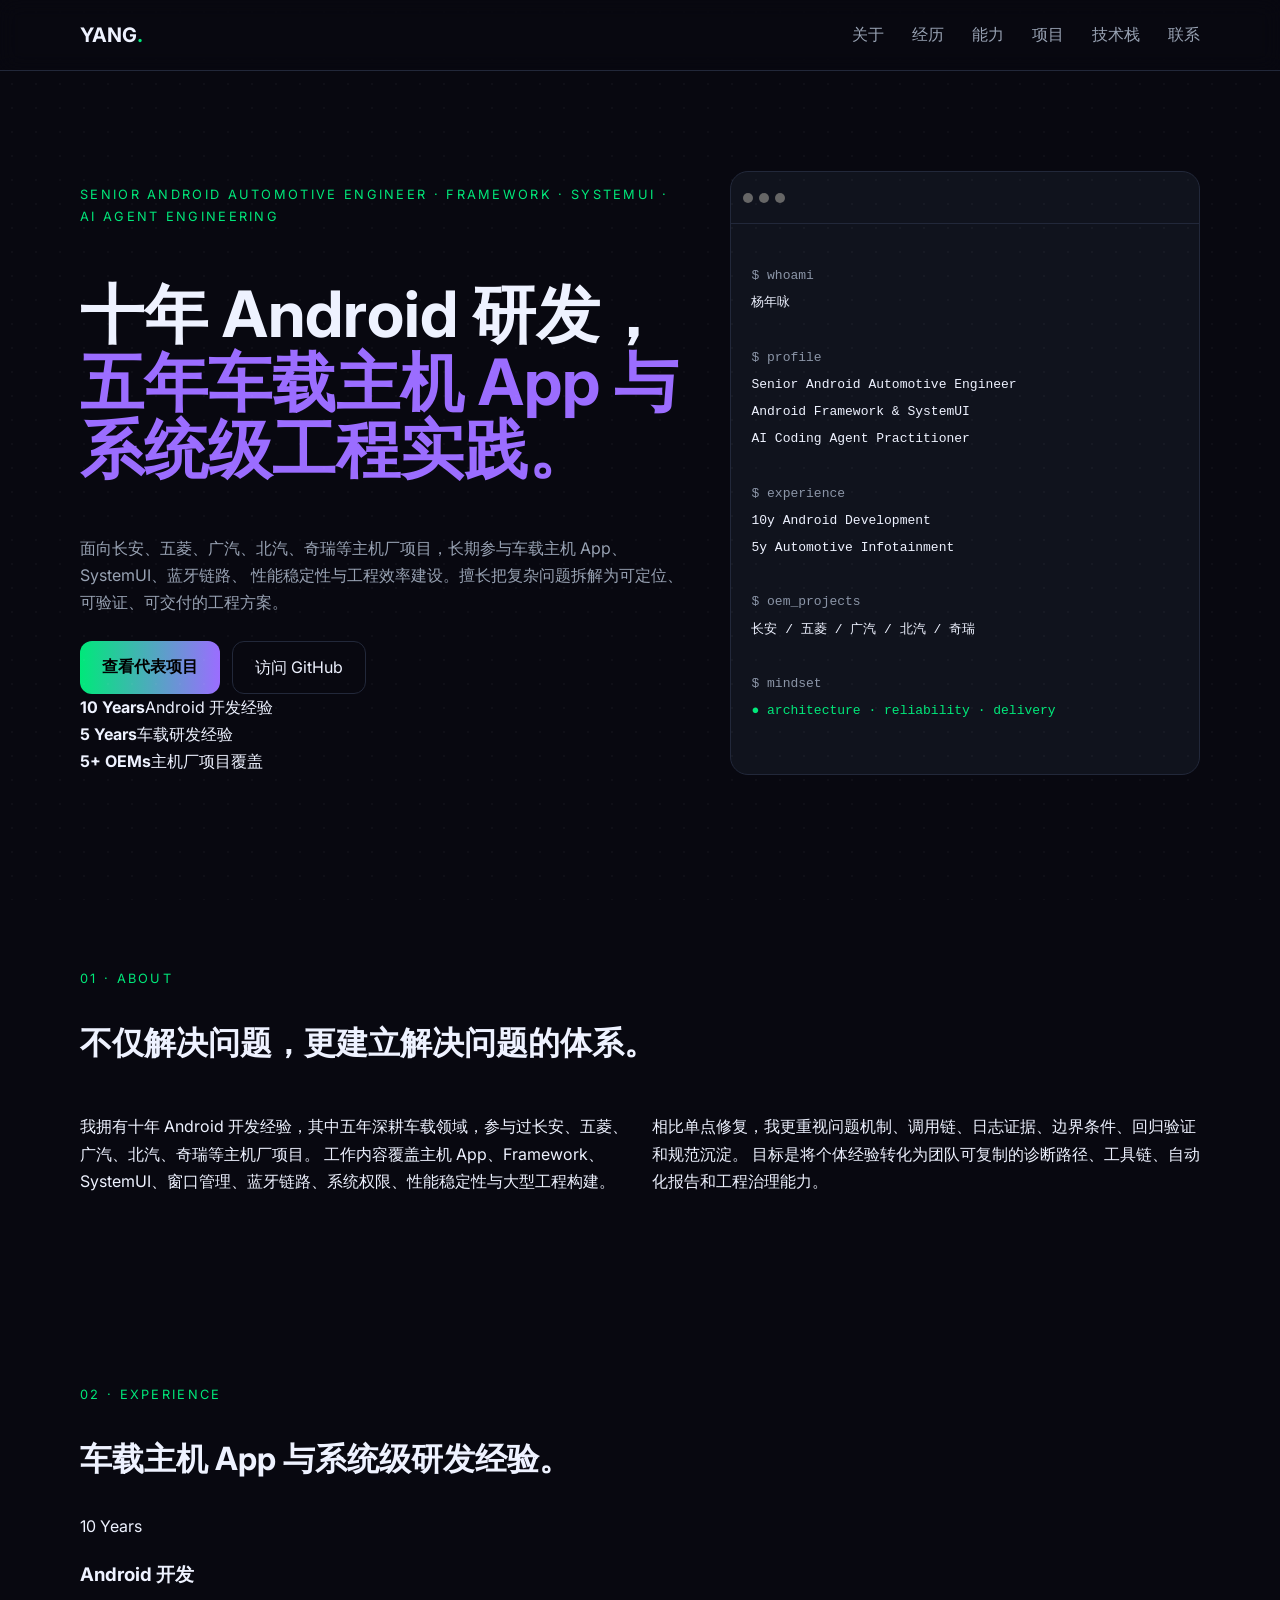
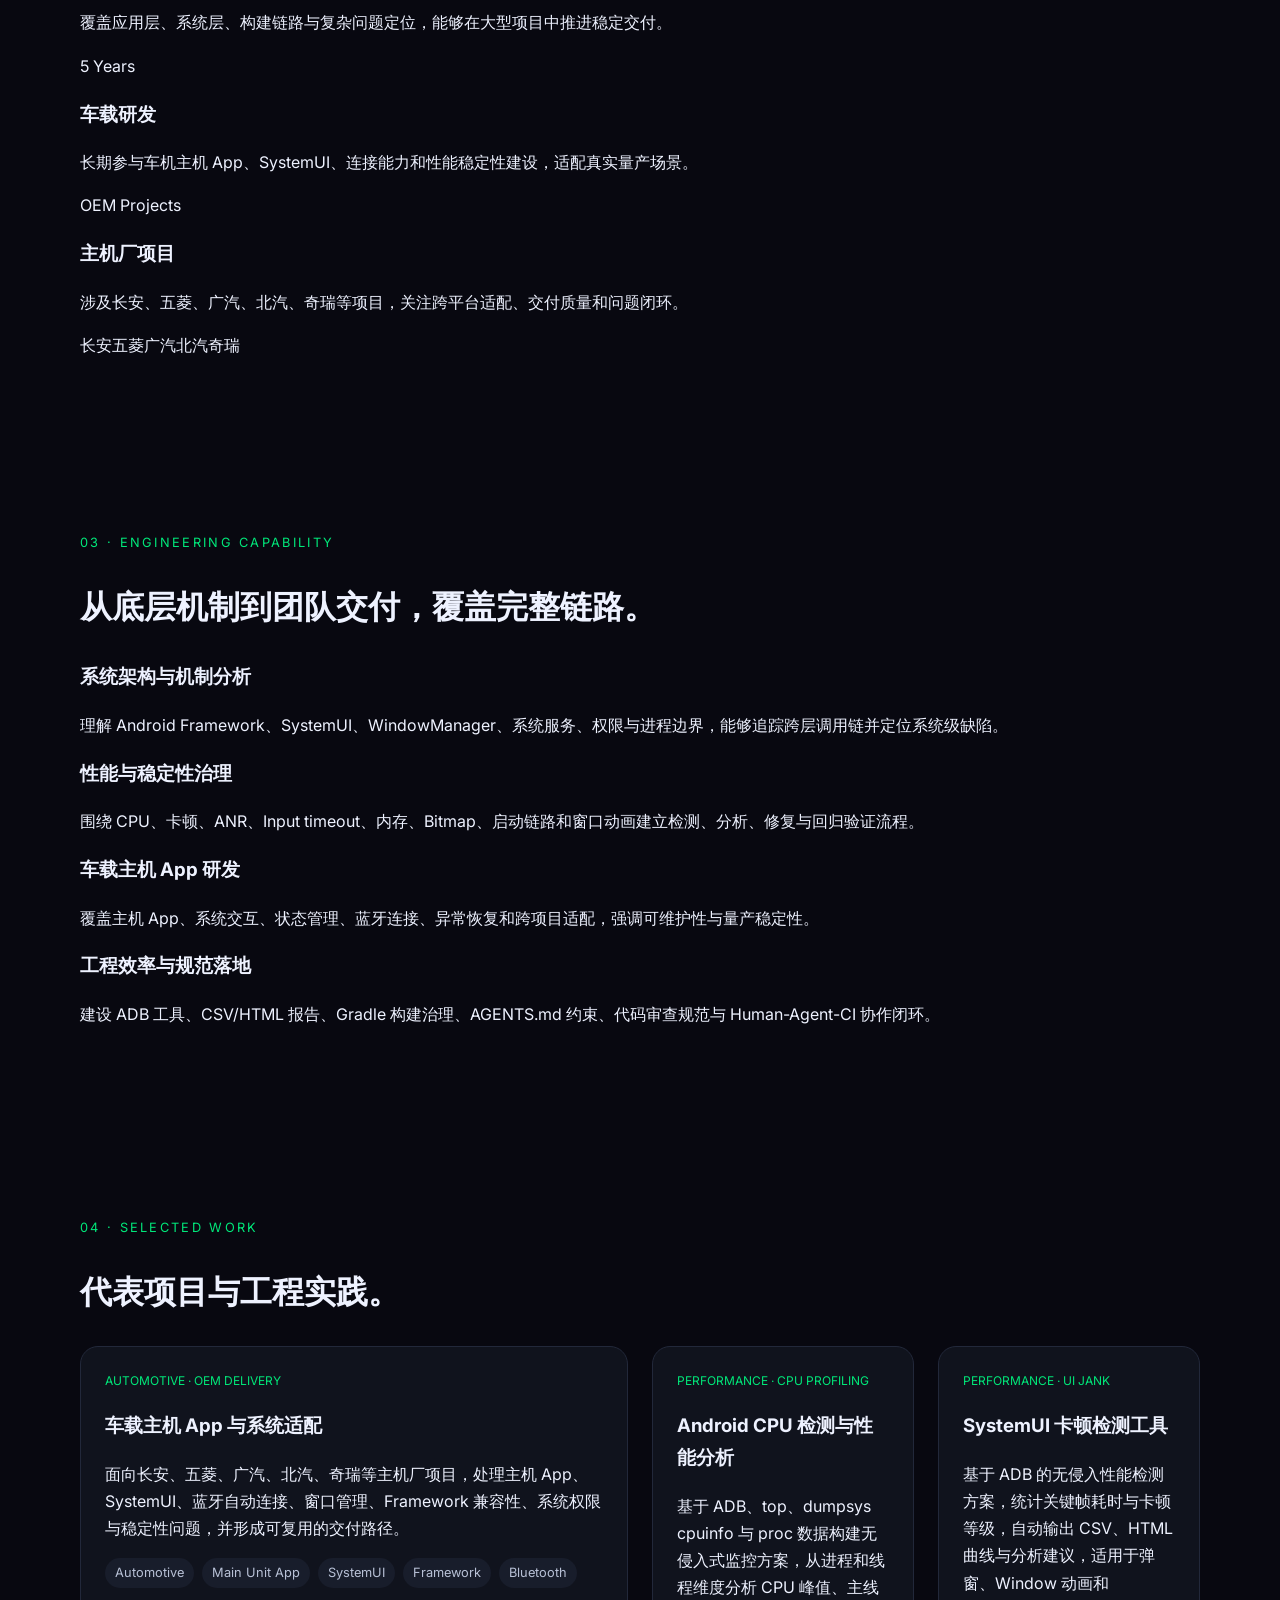
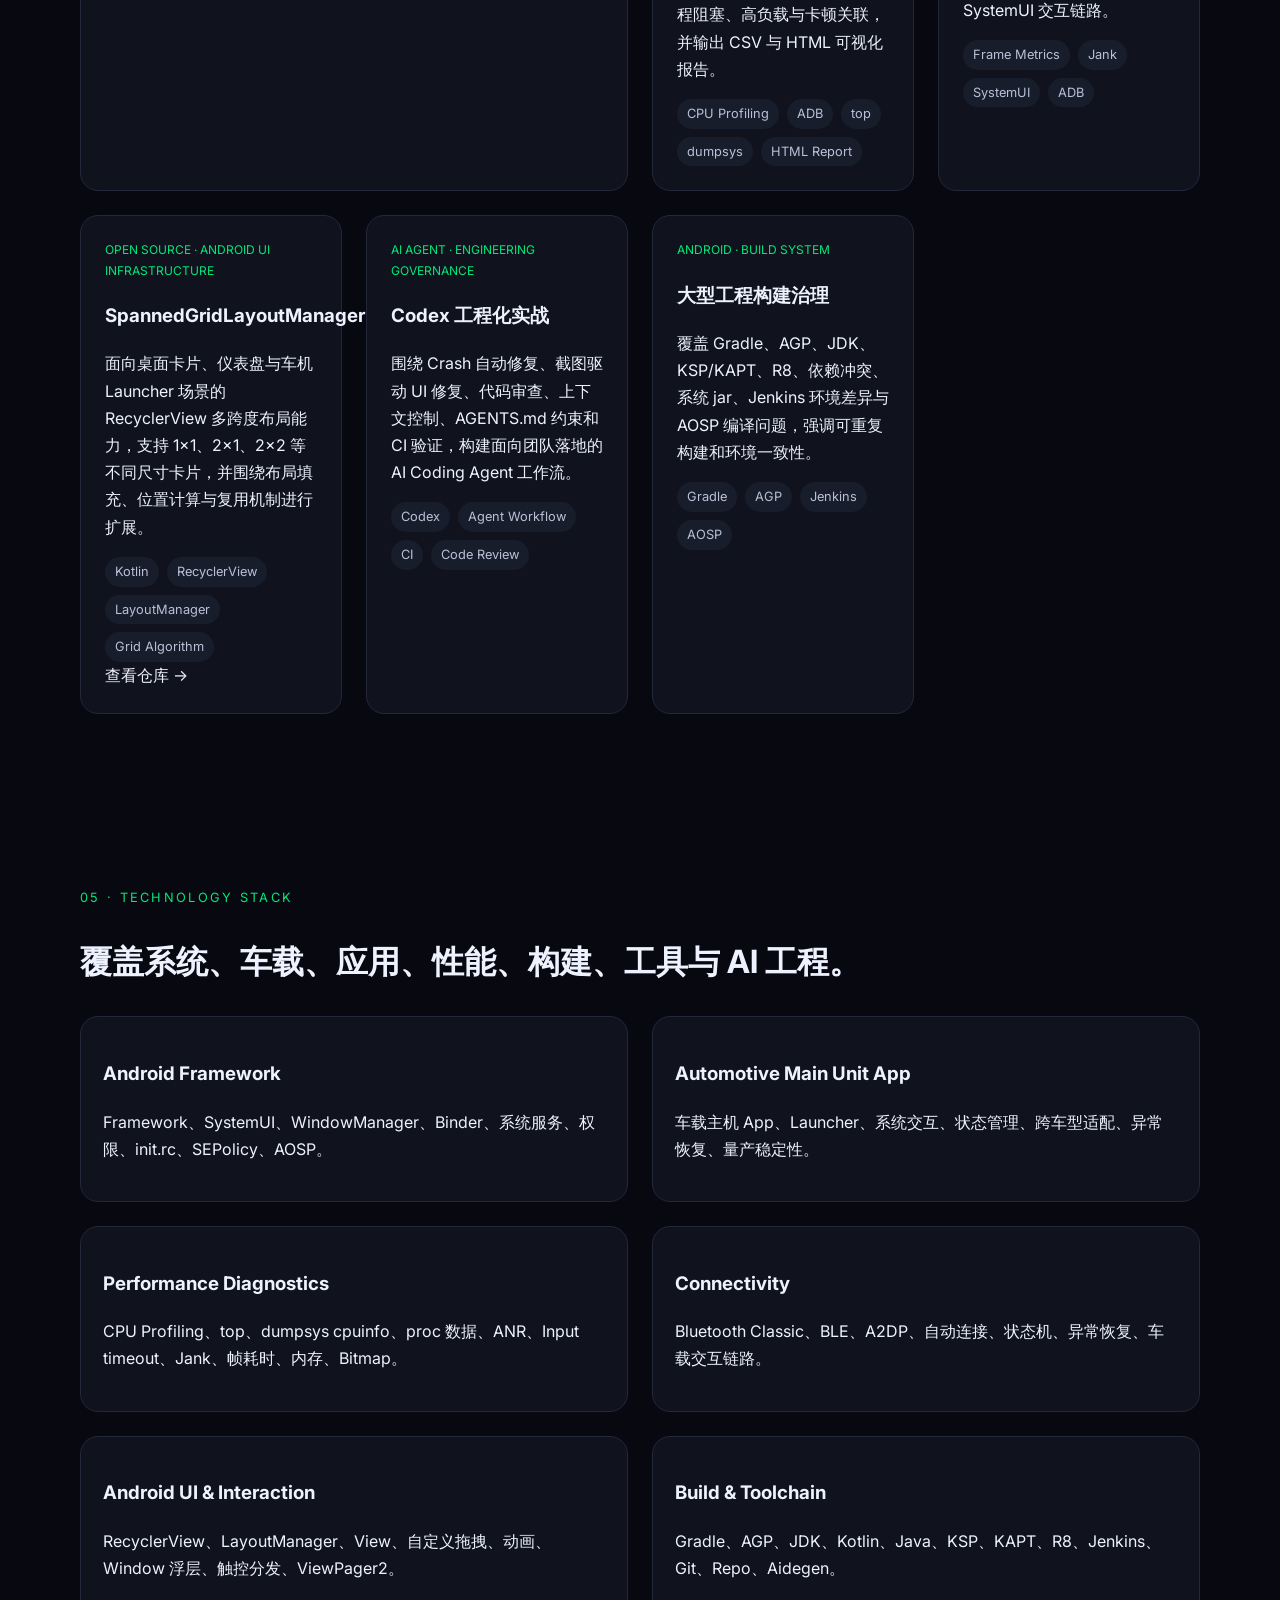
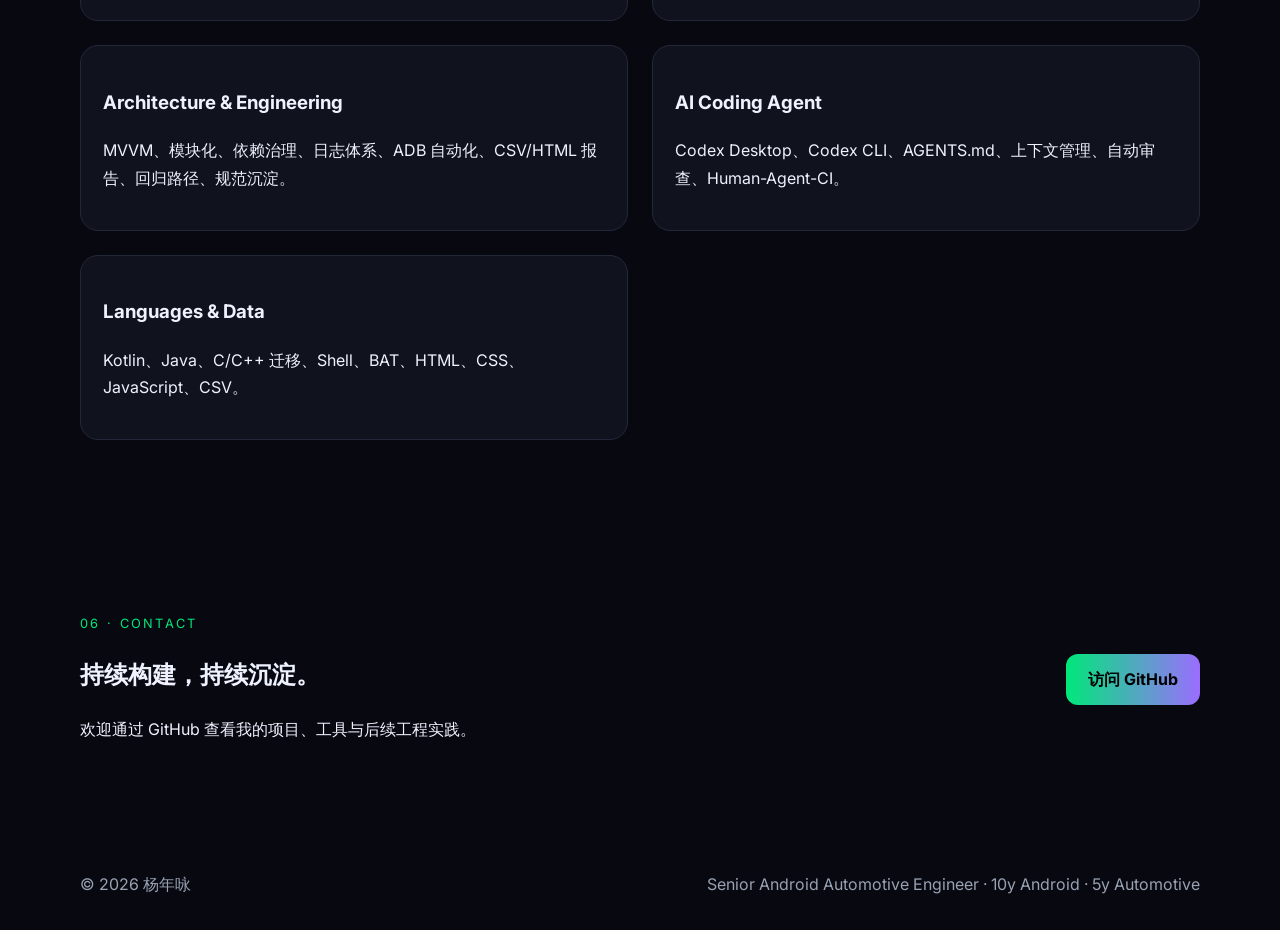
<file: index.html>
<!DOCTYPE html>
<html lang="zh-CN">
<head>
  <meta charset="UTF-8" />
  <meta name="viewport" content="width=device-width, initial-scale=1.0" />
  <meta name="description" content="杨年咏的个人技术主页，十年 Android 开发经验、五年车载研发经验，聚焦 Android Framework、SystemUI、主机 App、性能稳定性与 AI Coding Agent 工程化实践。" />
  <title>杨年咏 | Senior Android Automotive Engineer</title>
  <link rel="preconnect" href="https://fonts.googleapis.com" />
  <link rel="preconnect" href="https://fonts.gstatic.com" crossorigin />
  <link href="https://fonts.googleapis.com/css2?family=Inter:wght@400;500;600;700&family=JetBrains+Mono:wght@500;600&display=swap" rel="stylesheet" />
  <link rel="stylesheet" href="styles.css" />
</head>
<body>
  <div class="noise"></div>
  <header class="site-header">
    <div class="container nav">
      <a class="brand" href="#top">YANG<span>.</span></a>
      <nav aria-label="主导航">
        <a href="#about">关于</a>
        <a href="#experience">经历</a>
        <a href="#expertise">能力</a>
        <a href="#work">项目</a>
        <a href="#skills">技术栈</a>
        <a href="#contact">联系</a>
      </nav>
    </div>
  </header>

  <main id="top">
    <section class="hero container">
      <div class="hero-copy">
        <p class="eyebrow">SENIOR ANDROID AUTOMOTIVE ENGINEER · FRAMEWORK · SYSTEMUI · AI AGENT ENGINEERING</p>
        <h1>十年 Android 研发，<br /><span>五年车载主机 App 与系统级工程实践。</span></h1>
        <p class="lead">
          面向长安、五菱、广汽、北汽、奇瑞等主机厂项目，长期参与车载主机 App、SystemUI、蓝牙链路、
          性能稳定性与工程效率建设。擅长把复杂问题拆解为可定位、可验证、可交付的工程方案。
        </p>
        <div class="hero-actions">
          <a class="button primary" href="#work">查看代表项目</a>
          <a class="button ghost" href="https://github.com/yonguyungcs-pixel" target="_blank" rel="noreferrer">访问 GitHub</a>
        </div>
        <div class="metrics">
          <div><strong>10 Years</strong><span>Android 开发经验</span></div>
          <div><strong>5 Years</strong><span>车载研发经验</span></div>
          <div><strong>5+ OEMs</strong><span>主机厂项目覆盖</span></div>
        </div>
      </div>

      <aside class="terminal-card" aria-label="个人信息摘要">
        <div class="terminal-topbar">
          <span></span><span></span><span></span>
        </div>
        <pre><code><span class="muted">$ whoami</span>
杨年咏

<span class="muted">$ profile</span>
Senior Android Automotive Engineer
Android Framework & SystemUI
AI Coding Agent Practitioner

<span class="muted">$ experience</span>
10y Android Development
5y Automotive Infotainment

<span class="muted">$ oem_projects</span>
长安 / 五菱 / 广汽 / 北汽 / 奇瑞

<span class="muted">$ mindset</span>
<span class="ok">● architecture · reliability · delivery</span></code></pre>
      </aside>
    </section>

    <section id="about" class="section container">
      <div class="section-head">
        <p class="eyebrow">01 · ABOUT</p>
        <h2>不仅解决问题，更建立解决问题的体系。</h2>
      </div>
      <div class="about-grid">
        <p>
          我拥有十年 Android 开发经验，其中五年深耕车载领域，参与过长安、五菱、广汽、北汽、奇瑞等主机厂项目。
          工作内容覆盖主机 App、Framework、SystemUI、窗口管理、蓝牙链路、系统权限、性能稳定性与大型工程构建。
        </p>
        <p>
          相比单点修复，我更重视问题机制、调用链、日志证据、边界条件、回归验证和规范沉淀。
          目标是将个体经验转化为团队可复制的诊断路径、工具链、自动化报告和工程治理能力。
        </p>
      </div>
    </section>

    <section id="experience" class="section container">
      <div class="section-head">
        <p class="eyebrow">02 · EXPERIENCE</p>
        <h2>车载主机 App 与系统级研发经验。</h2>
      </div>
      <div class="experience-grid">
        <article><span>10 Years</span><h3>Android 开发</h3><p>覆盖应用层、系统层、构建链路与复杂问题定位，能够在大型项目中推进稳定交付。</p></article>
        <article><span>5 Years</span><h3>车载研发</h3><p>长期参与车机主机 App、SystemUI、连接能力和性能稳定性建设，适配真实量产场景。</p></article>
        <article><span>OEM Projects</span><h3>主机厂项目</h3><p>涉及长安、五菱、广汽、北汽、奇瑞等项目，关注跨平台适配、交付质量和问题闭环。</p></article>
      </div>
      <div class="oem-strip" aria-label="主机厂项目经验">
        <span>长安</span><span>五菱</span><span>广汽</span><span>北汽</span><span>奇瑞</span>
      </div>
    </section>

    <section id="expertise" class="section container">
      <div class="section-head">
        <p class="eyebrow">03 · ENGINEERING CAPABILITY</p>
        <h2>从底层机制到团队交付，覆盖完整链路。</h2>
      </div>
      <div class="capability-grid">
        <article><h3>系统架构与机制分析</h3><p>理解 Android Framework、SystemUI、WindowManager、系统服务、权限与进程边界，能够追踪跨层调用链并定位系统级缺陷。</p></article>
        <article><h3>性能与稳定性治理</h3><p>围绕 CPU、卡顿、ANR、Input timeout、内存、Bitmap、启动链路和窗口动画建立检测、分析、修复与回归验证流程。</p></article>
        <article><h3>车载主机 App 研发</h3><p>覆盖主机 App、系统交互、状态管理、蓝牙连接、异常恢复和跨项目适配，强调可维护性与量产稳定性。</p></article>
        <article><h3>工程效率与规范落地</h3><p>建设 ADB 工具、CSV/HTML 报告、Gradle 构建治理、AGENTS.md 约束、代码审查规范与 Human-Agent-CI 协作闭环。</p></article>
      </div>
    </section>

    <section id="work" class="section container">
      <div class="section-head">
        <p class="eyebrow">04 · SELECTED WORK</p>
        <h2>代表项目与工程实践。</h2>
      </div>
      <div class="card-grid">
        <article class="project-card featured">
          <div class="card-meta">AUTOMOTIVE · OEM DELIVERY</div>
          <h3>车载主机 App 与系统适配</h3>
          <p>面向长安、五菱、广汽、北汽、奇瑞等主机厂项目，处理主机 App、SystemUI、蓝牙自动连接、窗口管理、Framework 兼容性、系统权限与稳定性问题，并形成可复用的交付路径。</p>
          <div class="tags"><span>Automotive</span><span>Main Unit App</span><span>SystemUI</span><span>Framework</span><span>Bluetooth</span></div>
        </article>

        <article class="project-card">
          <div class="card-meta">PERFORMANCE · CPU PROFILING</div>
          <h3>Android CPU 检测与性能分析</h3>
          <p>基于 ADB、top、dumpsys cpuinfo 与 proc 数据构建无侵入式监控方案，从进程和线程维度分析 CPU 峰值、主线程阻塞、高负载与卡顿关联，并输出 CSV 与 HTML 可视化报告。</p>
          <div class="tags"><span>CPU Profiling</span><span>ADB</span><span>top</span><span>dumpsys</span><span>HTML Report</span></div>
        </article>

        <article class="project-card">
          <div class="card-meta">PERFORMANCE · UI JANK</div>
          <h3>SystemUI 卡顿检测工具</h3>
          <p>基于 ADB 的无侵入性能检测方案，统计关键帧耗时与卡顿等级，自动输出 CSV、HTML 曲线与分析建议，适用于弹窗、Window 动画和 SystemUI 交互链路。</p>
          <div class="tags"><span>Frame Metrics</span><span>Jank</span><span>SystemUI</span><span>ADB</span></div>
        </article>

        <article class="project-card">
          <div class="card-meta">OPEN SOURCE · ANDROID UI INFRASTRUCTURE</div>
          <h3>SpannedGridLayoutManager</h3>
          <p>面向桌面卡片、仪表盘与车机 Launcher 场景的 RecyclerView 多跨度布局能力，支持 1×1、2×1、2×2 等不同尺寸卡片，并围绕布局填充、位置计算与复用机制进行扩展。</p>
          <div class="tags"><span>Kotlin</span><span>RecyclerView</span><span>LayoutManager</span><span>Grid Algorithm</span></div>
          <a href="https://github.com/yonguyungcs-pixel/SpannedGridLayoutManager" target="_blank" rel="noreferrer">查看仓库 →</a>
        </article>

        <article class="project-card">
          <div class="card-meta">AI AGENT · ENGINEERING GOVERNANCE</div>
          <h3>Codex 工程化实战</h3>
          <p>围绕 Crash 自动修复、截图驱动 UI 修复、代码审查、上下文控制、AGENTS.md 约束和 CI 验证，构建面向团队落地的 AI Coding Agent 工作流。</p>
          <div class="tags"><span>Codex</span><span>Agent Workflow</span><span>CI</span><span>Code Review</span></div>
        </article>

        <article class="project-card">
          <div class="card-meta">ANDROID · BUILD SYSTEM</div>
          <h3>大型工程构建治理</h3>
          <p>覆盖 Gradle、AGP、JDK、KSP/KAPT、R8、依赖冲突、系统 jar、Jenkins 环境差异与 AOSP 编译问题，强调可重复构建和环境一致性。</p>
          <div class="tags"><span>Gradle</span><span>AGP</span><span>Jenkins</span><span>AOSP</span></div>
        </article>
      </div>
    </section>

    <section id="skills" class="section container">
      <div class="section-head">
        <p class="eyebrow">05 · TECHNOLOGY STACK</p>
        <h2>覆盖系统、车载、应用、性能、构建、工具与 AI 工程。</h2>
      </div>
      <div class="skills-grid">
        <div><h3>Android Framework</h3><p>Framework、SystemUI、WindowManager、Binder、系统服务、权限、init.rc、SEPolicy、AOSP。</p></div>
        <div><h3>Automotive Main Unit App</h3><p>车载主机 App、Launcher、系统交互、状态管理、跨车型适配、异常恢复、量产稳定性。</p></div>
        <div><h3>Performance Diagnostics</h3><p>CPU Profiling、top、dumpsys cpuinfo、proc 数据、ANR、Input timeout、Jank、帧耗时、内存、Bitmap。</p></div>
        <div><h3>Connectivity</h3><p>Bluetooth Classic、BLE、A2DP、自动连接、状态机、异常恢复、车载交互链路。</p></div>
        <div><h3>Android UI & Interaction</h3><p>RecyclerView、LayoutManager、View、自定义拖拽、动画、Window 浮层、触控分发、ViewPager2。</p></div>
        <div><h3>Build & Toolchain</h3><p>Gradle、AGP、JDK、Kotlin、Java、KSP、KAPT、R8、Jenkins、Git、Repo、Aidegen。</p></div>
        <div><h3>Architecture & Engineering</h3><p>MVVM、模块化、依赖治理、日志体系、ADB 自动化、CSV/HTML 报告、回归路径、规范沉淀。</p></div>
        <div><h3>AI Coding Agent</h3><p>Codex Desktop、Codex CLI、AGENTS.md、上下文管理、自动审查、Human-Agent-CI。</p></div>
        <div><h3>Languages & Data</h3><p>Kotlin、Java、C/C++ 迁移、Shell、BAT、HTML、CSS、JavaScript、CSV。</p></div>
      </div>
    </section>

    <section id="contact" class="section container contact">
      <div>
        <p class="eyebrow">06 · CONTACT</p>
        <h2>持续构建，持续沉淀。</h2>
        <p>欢迎通过 GitHub 查看我的项目、工具与后续工程实践。</p>
      </div>
      <a class="button primary" href="https://github.com/yonguyungcs-pixel" target="_blank" rel="noreferrer">访问 GitHub</a>
    </section>
  </main>

  <footer class="container footer">
    <span>© <span id="year"></span> 杨年咏</span>
    <span>Senior Android Automotive Engineer · 10y Android · 5y Automotive</span>
  </footer>

  <script src="script.js"></script>
</body>
</html>
</file>
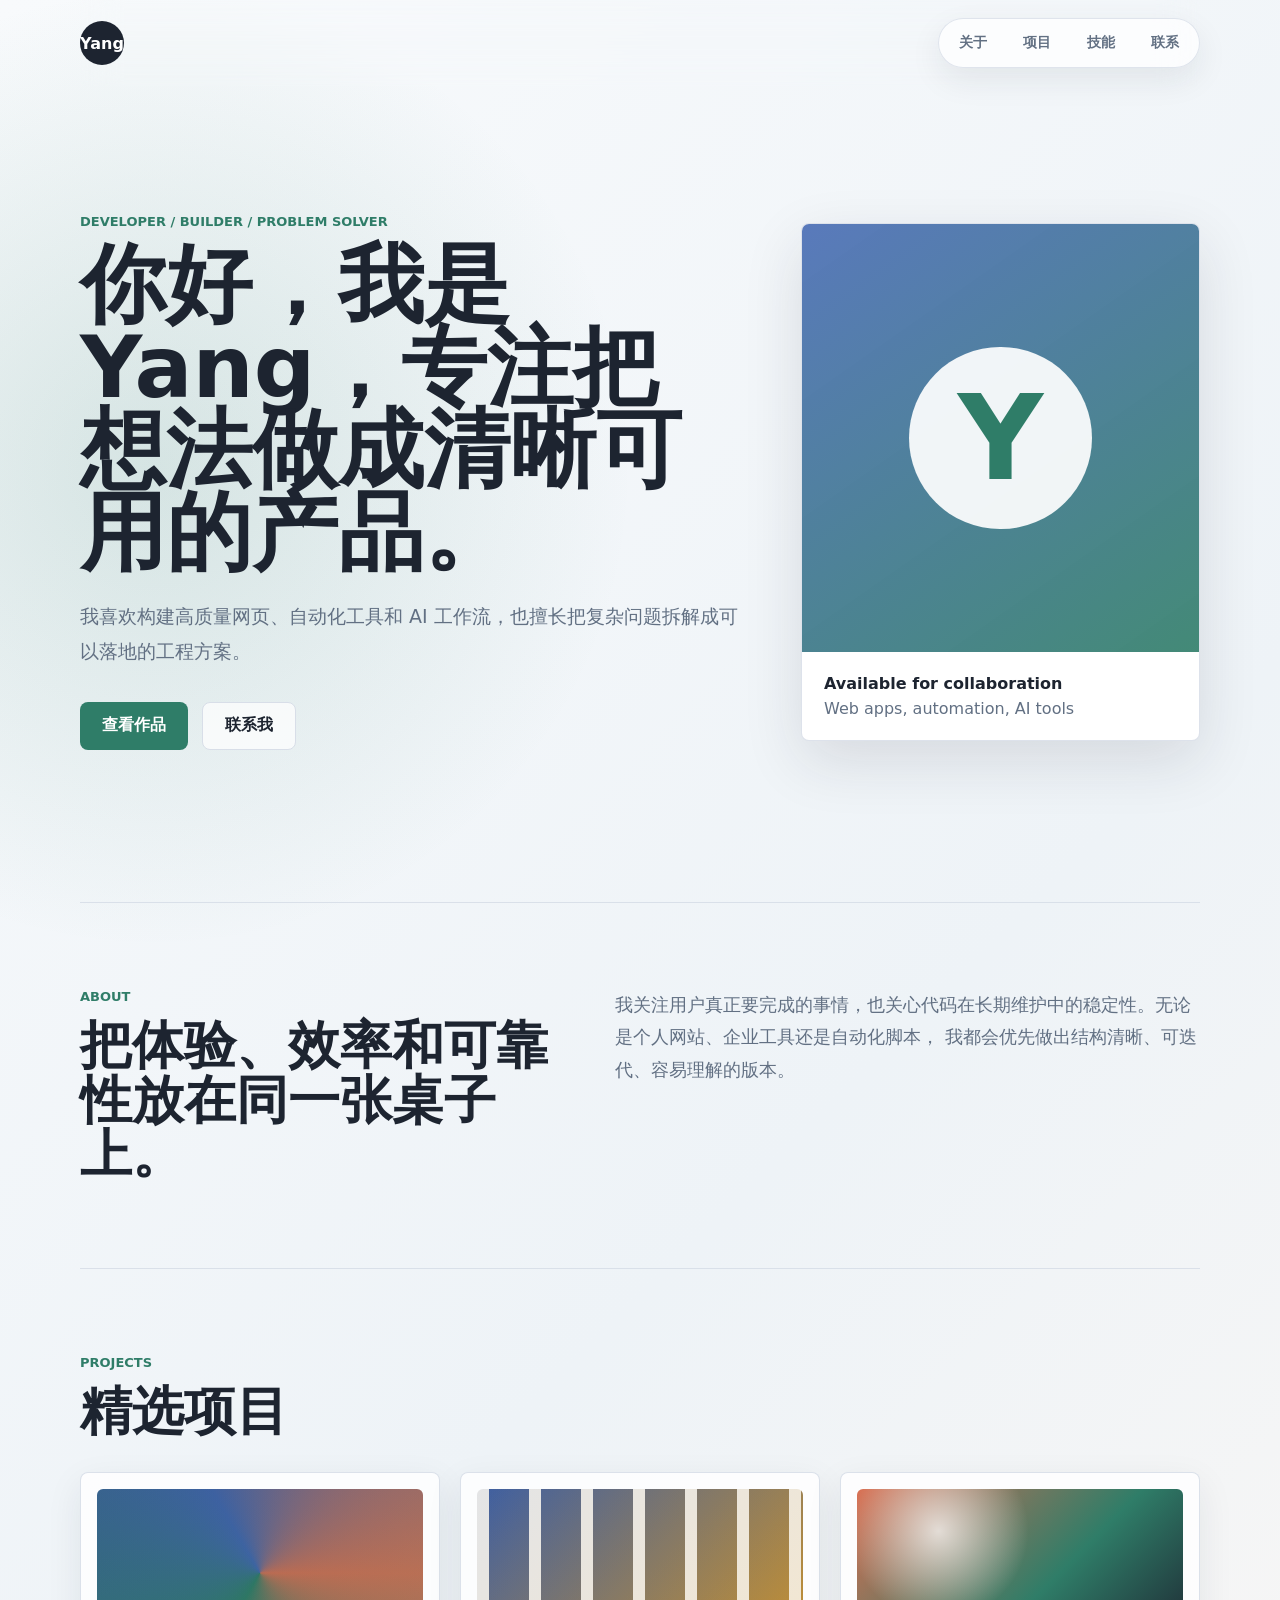
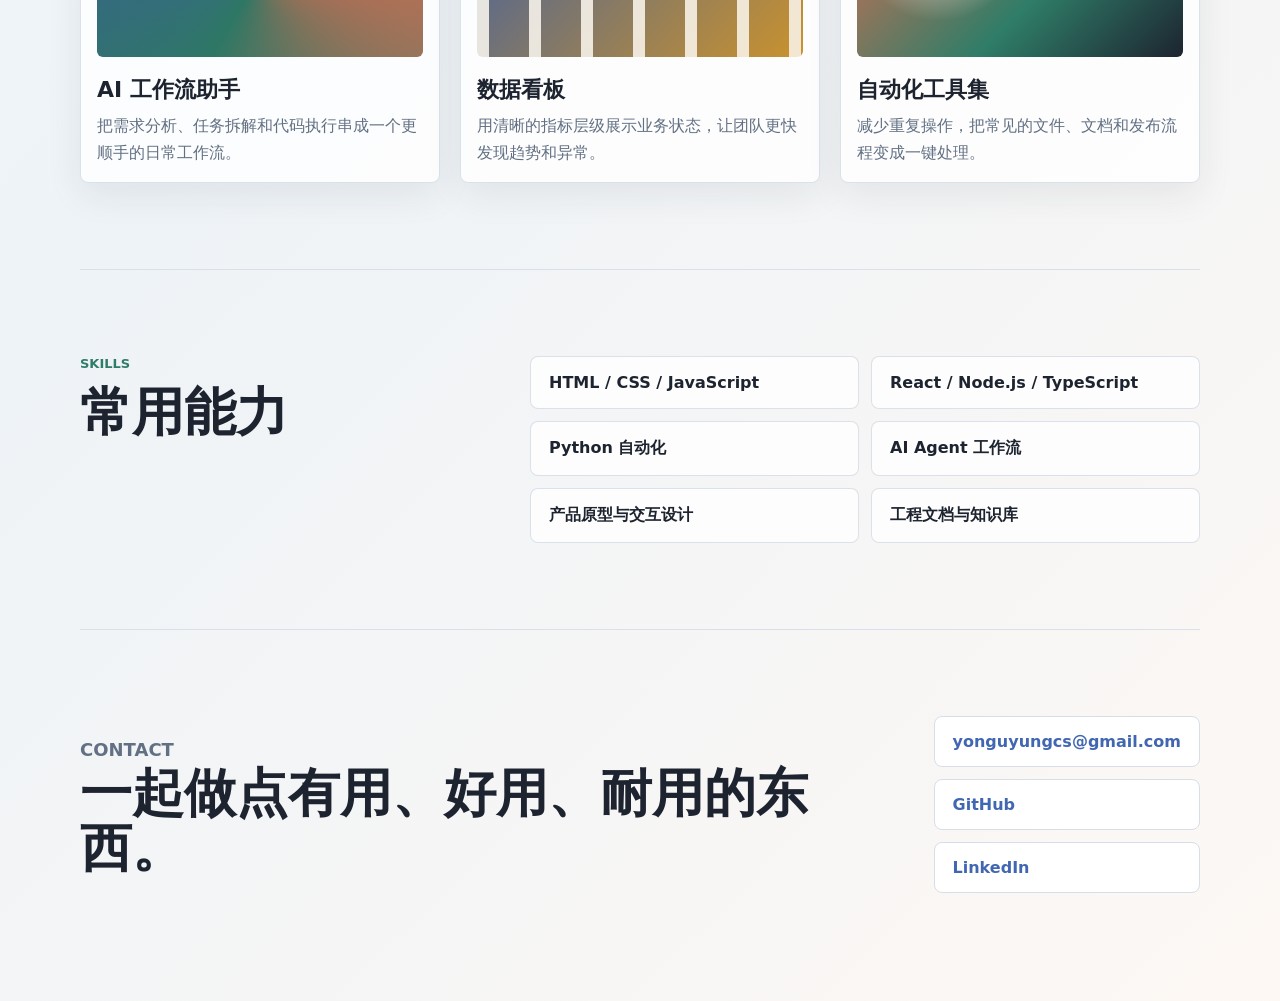
<file: personal-website/index.html>
<!doctype html>
<html lang="zh-CN">
  <head>
    <meta charset="UTF-8" />
    <meta name="viewport" content="width=device-width, initial-scale=1.0" />
    <title>个人网站 | Yang</title>
    <link rel="stylesheet" href="styles.css" />
  </head>
  <body>
    <header class="site-header">
      <a class="brand" href="#top" aria-label="返回首页">Yang</a>
      <nav class="nav" aria-label="主导航">
        <a href="#about">关于</a>
        <a href="#projects">项目</a>
        <a href="#skills">技能</a>
        <a href="#contact">联系</a>
      </nav>
    </header>

    <main id="top">
      <section class="hero" aria-labelledby="hero-title">
        <div class="hero-copy">
          <p class="eyebrow">Developer / Builder / Problem Solver</p>
          <h1 id="hero-title">你好，我是 Yang，专注把想法做成清晰可用的产品。</h1>
          <p class="hero-text">
            我喜欢构建高质量网页、自动化工具和 AI 工作流，也擅长把复杂问题拆解成可以落地的工程方案。
          </p>
          <div class="hero-actions">
            <a class="button primary" href="#projects">查看作品</a>
            <a class="button secondary" href="#contact">联系我</a>
          </div>
        </div>
        <div class="portrait-card" aria-label="个人照片占位图">
          <div class="portrait-visual">
            <span>Y</span>
          </div>
          <div class="portrait-meta">
            <strong>Available for collaboration</strong>
            <span>Web apps, automation, AI tools</span>
          </div>
        </div>
      </section>

      <section id="about" class="section split" aria-labelledby="about-title">
        <div>
          <p class="section-label">About</p>
          <h2 id="about-title">把体验、效率和可靠性放在同一张桌子上。</h2>
        </div>
        <p>
          我关注用户真正要完成的事情，也关心代码在长期维护中的稳定性。无论是个人网站、企业工具还是自动化脚本，
          我都会优先做出结构清晰、可迭代、容易理解的版本。
        </p>
      </section>

      <section id="projects" class="section" aria-labelledby="projects-title">
        <div class="section-heading">
          <p class="section-label">Projects</p>
          <h2 id="projects-title">精选项目</h2>
        </div>
        <div class="project-grid">
          <article class="project-card">
            <div class="project-image image-a"></div>
            <h3>AI 工作流助手</h3>
            <p>把需求分析、任务拆解和代码执行串成一个更顺手的日常工作流。</p>
          </article>
          <article class="project-card">
            <div class="project-image image-b"></div>
            <h3>数据看板</h3>
            <p>用清晰的指标层级展示业务状态，让团队更快发现趋势和异常。</p>
          </article>
          <article class="project-card">
            <div class="project-image image-c"></div>
            <h3>自动化工具集</h3>
            <p>减少重复操作，把常见的文件、文档和发布流程变成一键处理。</p>
          </article>
        </div>
      </section>

      <section id="skills" class="section skills-section" aria-labelledby="skills-title">
        <div class="section-heading">
          <p class="section-label">Skills</p>
          <h2 id="skills-title">常用能力</h2>
        </div>
        <ul class="skill-list">
          <li>HTML / CSS / JavaScript</li>
          <li>React / Node.js / TypeScript</li>
          <li>Python 自动化</li>
          <li>AI Agent 工作流</li>
          <li>产品原型与交互设计</li>
          <li>工程文档与知识库</li>
        </ul>
      </section>

      <section id="contact" class="section contact-section" aria-labelledby="contact-title">
        <div>
          <p class="section-label">Contact</p>
          <h2 id="contact-title">一起做点有用、好用、耐用的东西。</h2>
        </div>
        <div class="contact-links">
          <a href="mailto:yonguyungcs@gmail.com">yonguyungcs@gmail.com</a>
          <a href="https://github.com/" target="_blank" rel="noreferrer">GitHub</a>
          <a href="https://www.linkedin.com/" target="_blank" rel="noreferrer">LinkedIn</a>
        </div>
      </section>
    </main>
  </body>
</html>
</file>
<file: styles.css>
:root{--bg:#080810;--panel:#10131d;--text:#eef2ff;--muted:#98a2b3;--green:#00e87a;--purple:#9b6dff;--border:#22283a}*{box-sizing:border-box}body{margin:0;background:var(--bg);color:var(--text);font-family:Inter,sans-serif;line-height:1.7}a{text-decoration:none;color:inherit}.container{width:min(1120px,92%);margin:auto}.site-header{position:sticky;top:0;background:rgba(8,8,16,.75);backdrop-filter:blur(10px);border-bottom:1px solid var(--border)}.nav{display:flex;justify-content:space-between;align-items:center;padding:18px 0}.brand{font-weight:700;font-size:1.25rem}.brand span{color:var(--green)}nav a{margin-left:24px;color:var(--muted)}.hero{display:grid;grid-template-columns:1.3fr 1fr;gap:40px;padding:100px 0}.eyebrow{color:var(--green);font-size:.8rem;letter-spacing:.18em}.hero h1{font-size:4rem;line-height:1.05}.hero h1 span{color:var(--purple)}.lead{color:var(--muted)}.button{display:inline-block;padding:12px 22px;border-radius:12px}.primary{background:linear-gradient(90deg,var(--green),var(--purple));color:#000;font-weight:700}.ghost{border:1px solid var(--border)}.hero-actions{display:flex;gap:12px;margin-top:24px}.terminal-card,.project-card,.skills-grid>div{background:var(--panel);border:1px solid var(--border);border-radius:18px}.terminal-topbar{padding:12px;border-bottom:1px solid var(--border)}.terminal-topbar span{display:inline-block;width:10px;height:10px;border-radius:50%;background:#666;margin-right:6px}.terminal-card pre{padding:20px;font-family:'JetBrains Mono',monospace;overflow:auto}.muted{color:#8b95a7}.ok{color:var(--green)}.section{padding:80px 0}.section-head h2{font-size:2rem}.about-grid,.skills-grid{display:grid;grid-template-columns:1fr 1fr;gap:24px}.card-grid{display:grid;grid-template-columns:repeat(auto-fit,minmax(260px,1fr));gap:24px}.project-card{padding:24px}.featured{grid-column:span 2}.card-meta{font-size:.75rem;color:var(--green);margin-bottom:10px}.tags{display:flex;flex-wrap:wrap;gap:8px;margin-top:14px}.tags span{padding:4px 10px;border-radius:999px;background:#181d2b;color:#b8c1d6;font-size:.8rem}.skills-grid>div{padding:22px}.contact{display:flex;justify-content:space-between;align-items:center}.footer{padding:32px 0;color:var(--muted);display:flex;justify-content:space-between}.noise{position:fixed;inset:0;pointer-events:none;opacity:.03;background-image:radial-gradient(#fff 1px,transparent 1px);background-size:24px 24px}@media(max-width:900px){.hero,.about-grid,.skills-grid,.contact{grid-template-columns:1fr;display:grid}.hero h1{font-size:2.6rem}.featured{grid-column:auto}.footer{flex-direction:column;gap:8px}}
</file>
<file: personal-website/styles.css>
:root {
  color-scheme: light;
  --ink: #1d2430;
  --muted: #627083;
  --line: #d8dee8;
  --paper: #f8fafc;
  --panel: #ffffff;
  --green: #2f7d68;
  --coral: #d96f52;
  --blue: #4267b2;
  --gold: #c9922e;
  --shadow: 0 20px 60px rgba(29, 36, 48, 0.12);
}

* {
  box-sizing: border-box;
}

html {
  scroll-behavior: smooth;
}

body {
  margin: 0;
  font-family:
    Inter, ui-sans-serif, system-ui, -apple-system, BlinkMacSystemFont, "Segoe UI",
    "Microsoft YaHei", sans-serif;
  color: var(--ink);
  background:
    radial-gradient(circle at 12% 18%, rgba(47, 125, 104, 0.16), transparent 30rem),
    linear-gradient(135deg, #f8fafc 0%, #eef3f7 50%, #fdf8f4 100%);
  min-height: 100vh;
}

a {
  color: inherit;
  text-decoration: none;
}

.site-header {
  position: sticky;
  top: 0;
  z-index: 10;
  display: flex;
  align-items: center;
  justify-content: space-between;
  gap: 24px;
  width: min(1120px, calc(100% - 32px));
  margin: 0 auto;
  padding: 18px 0;
  backdrop-filter: blur(18px);
}

.brand {
  display: grid;
  place-items: center;
  width: 44px;
  height: 44px;
  border-radius: 50%;
  background: var(--ink);
  color: #fff;
  font-weight: 800;
}

.nav {
  display: flex;
  align-items: center;
  gap: 8px;
  padding: 6px;
  border: 1px solid rgba(216, 222, 232, 0.8);
  border-radius: 999px;
  background: rgba(255, 255, 255, 0.72);
  box-shadow: 0 12px 32px rgba(29, 36, 48, 0.08);
}

.nav a {
  padding: 9px 14px;
  border-radius: 999px;
  color: var(--muted);
  font-size: 14px;
  font-weight: 650;
}

.nav a:hover {
  background: #eef3f7;
  color: var(--ink);
}

main {
  width: min(1120px, calc(100% - 32px));
  margin: 0 auto;
}

.hero {
  display: grid;
  grid-template-columns: minmax(0, 1.25fr) minmax(280px, 0.75fr);
  gap: 56px;
  align-items: center;
  min-height: calc(100vh - 84px);
  padding: 48px 0 72px;
}

.eyebrow,
.section-label {
  margin: 0 0 14px;
  color: var(--green);
  font-size: 13px;
  font-weight: 800;
  letter-spacing: 0;
  text-transform: uppercase;
}

h1,
h2,
h3,
p {
  overflow-wrap: anywhere;
}

h1 {
  max-width: 760px;
  margin: 0;
  font-size: clamp(42px, 8vw, 86px);
  line-height: 0.96;
  letter-spacing: 0;
}

h2 {
  margin: 0;
  font-size: clamp(30px, 5vw, 52px);
  line-height: 1.05;
  letter-spacing: 0;
}

h3 {
  margin: 18px 0 8px;
  font-size: 22px;
}

.hero-text {
  max-width: 680px;
  margin: 26px 0 0;
  color: var(--muted);
  font-size: 19px;
  line-height: 1.8;
}

.hero-actions {
  display: flex;
  flex-wrap: wrap;
  gap: 14px;
  margin-top: 34px;
}

.button {
  display: inline-flex;
  align-items: center;
  justify-content: center;
  min-height: 48px;
  padding: 0 22px;
  border-radius: 8px;
  font-weight: 800;
}

.button.primary {
  background: var(--green);
  color: #fff;
}

.button.secondary {
  border: 1px solid var(--line);
  background: rgba(255, 255, 255, 0.72);
}

.portrait-card {
  overflow: hidden;
  border: 1px solid rgba(216, 222, 232, 0.86);
  border-radius: 8px;
  background: var(--panel);
  box-shadow: var(--shadow);
}

.portrait-visual {
  display: grid;
  place-items: center;
  aspect-ratio: 1 / 1.08;
  background:
    linear-gradient(145deg, rgba(66, 103, 178, 0.88), rgba(47, 125, 104, 0.9)),
    repeating-linear-gradient(45deg, rgba(255, 255, 255, 0.12) 0 12px, transparent 12px 24px);
}

.portrait-visual span {
  display: grid;
  place-items: center;
  width: 46%;
  aspect-ratio: 1;
  border-radius: 50%;
  background: rgba(255, 255, 255, 0.92);
  color: var(--green);
  font-size: clamp(72px, 10vw, 118px);
  font-weight: 900;
}

.portrait-meta {
  display: grid;
  gap: 6px;
  padding: 22px;
}

.portrait-meta span {
  color: var(--muted);
}

.section {
  padding: 86px 0;
  border-top: 1px solid rgba(216, 222, 232, 0.9);
}

.split {
  display: grid;
  grid-template-columns: 0.9fr 1.1fr;
  gap: 56px;
  align-items: start;
}

.split p:last-child,
.contact-section p {
  margin: 0;
  color: var(--muted);
  font-size: 18px;
  line-height: 1.8;
}

.section-heading {
  margin-bottom: 34px;
}

.project-grid {
  display: grid;
  grid-template-columns: repeat(3, minmax(0, 1fr));
  gap: 20px;
}

.project-card {
  min-width: 0;
  padding: 16px;
  border: 1px solid rgba(216, 222, 232, 0.9);
  border-radius: 8px;
  background: rgba(255, 255, 255, 0.82);
  box-shadow: 0 12px 36px rgba(29, 36, 48, 0.08);
}

.project-card p {
  margin: 0;
  color: var(--muted);
  line-height: 1.65;
}

.project-image {
  height: 168px;
  border-radius: 6px;
  background-size: cover;
  background-position: center;
}

.image-a {
  background:
    linear-gradient(135deg, rgba(29, 36, 48, 0.14), rgba(47, 125, 104, 0.2)),
    conic-gradient(from 210deg, #2f7d68, #4267b2, #d96f52, #2f7d68);
}

.image-b {
  background:
    linear-gradient(135deg, rgba(29, 36, 48, 0.12), rgba(201, 146, 46, 0.22)),
    repeating-linear-gradient(90deg, #ffffff 0 12px, transparent 12px 52px),
    linear-gradient(135deg, #4267b2, #c9922e);
}

.image-c {
  background:
    radial-gradient(circle at 25% 25%, rgba(255, 255, 255, 0.75), transparent 90px),
    linear-gradient(135deg, #d96f52, #2f7d68 58%, #1d2430);
}

.skills-section {
  display: grid;
  grid-template-columns: 0.75fr 1.25fr;
  gap: 48px;
  align-items: start;
}

.skill-list {
  display: grid;
  grid-template-columns: repeat(2, minmax(0, 1fr));
  gap: 12px;
  padding: 0;
  margin: 0;
  list-style: none;
}

.skill-list li {
  padding: 16px 18px;
  border: 1px solid rgba(216, 222, 232, 0.9);
  border-radius: 8px;
  background: rgba(255, 255, 255, 0.78);
  font-weight: 700;
}

.contact-section {
  display: grid;
  grid-template-columns: 1fr auto;
  gap: 40px;
  align-items: center;
  padding-bottom: 108px;
}

.contact-links {
  display: grid;
  gap: 12px;
}

.contact-links a {
  min-width: 220px;
  padding: 15px 18px;
  border: 1px solid var(--line);
  border-radius: 8px;
  background: #fff;
  color: var(--blue);
  font-weight: 800;
}

@media (max-width: 820px) {
  .site-header {
    align-items: flex-start;
  }

  .nav {
    flex-wrap: wrap;
    justify-content: flex-end;
    border-radius: 8px;
  }

  .hero,
  .split,
  .skills-section,
  .contact-section {
    grid-template-columns: 1fr;
  }

  .hero {
    gap: 34px;
    min-height: auto;
    padding-top: 34px;
  }

  .project-grid {
    grid-template-columns: 1fr;
  }

  .contact-links a {
    min-width: 0;
  }
}

@media (max-width: 560px) {
  .site-header {
    width: min(100% - 24px, 1120px);
  }

  main {
    width: min(100% - 24px, 1120px);
  }

  .nav a {
    padding: 8px 10px;
    font-size: 13px;
  }

  h1 {
    font-size: 40px;
  }

  .hero-text {
    font-size: 17px;
  }

  .skill-list {
    grid-template-columns: 1fr;
  }
}
</file>
